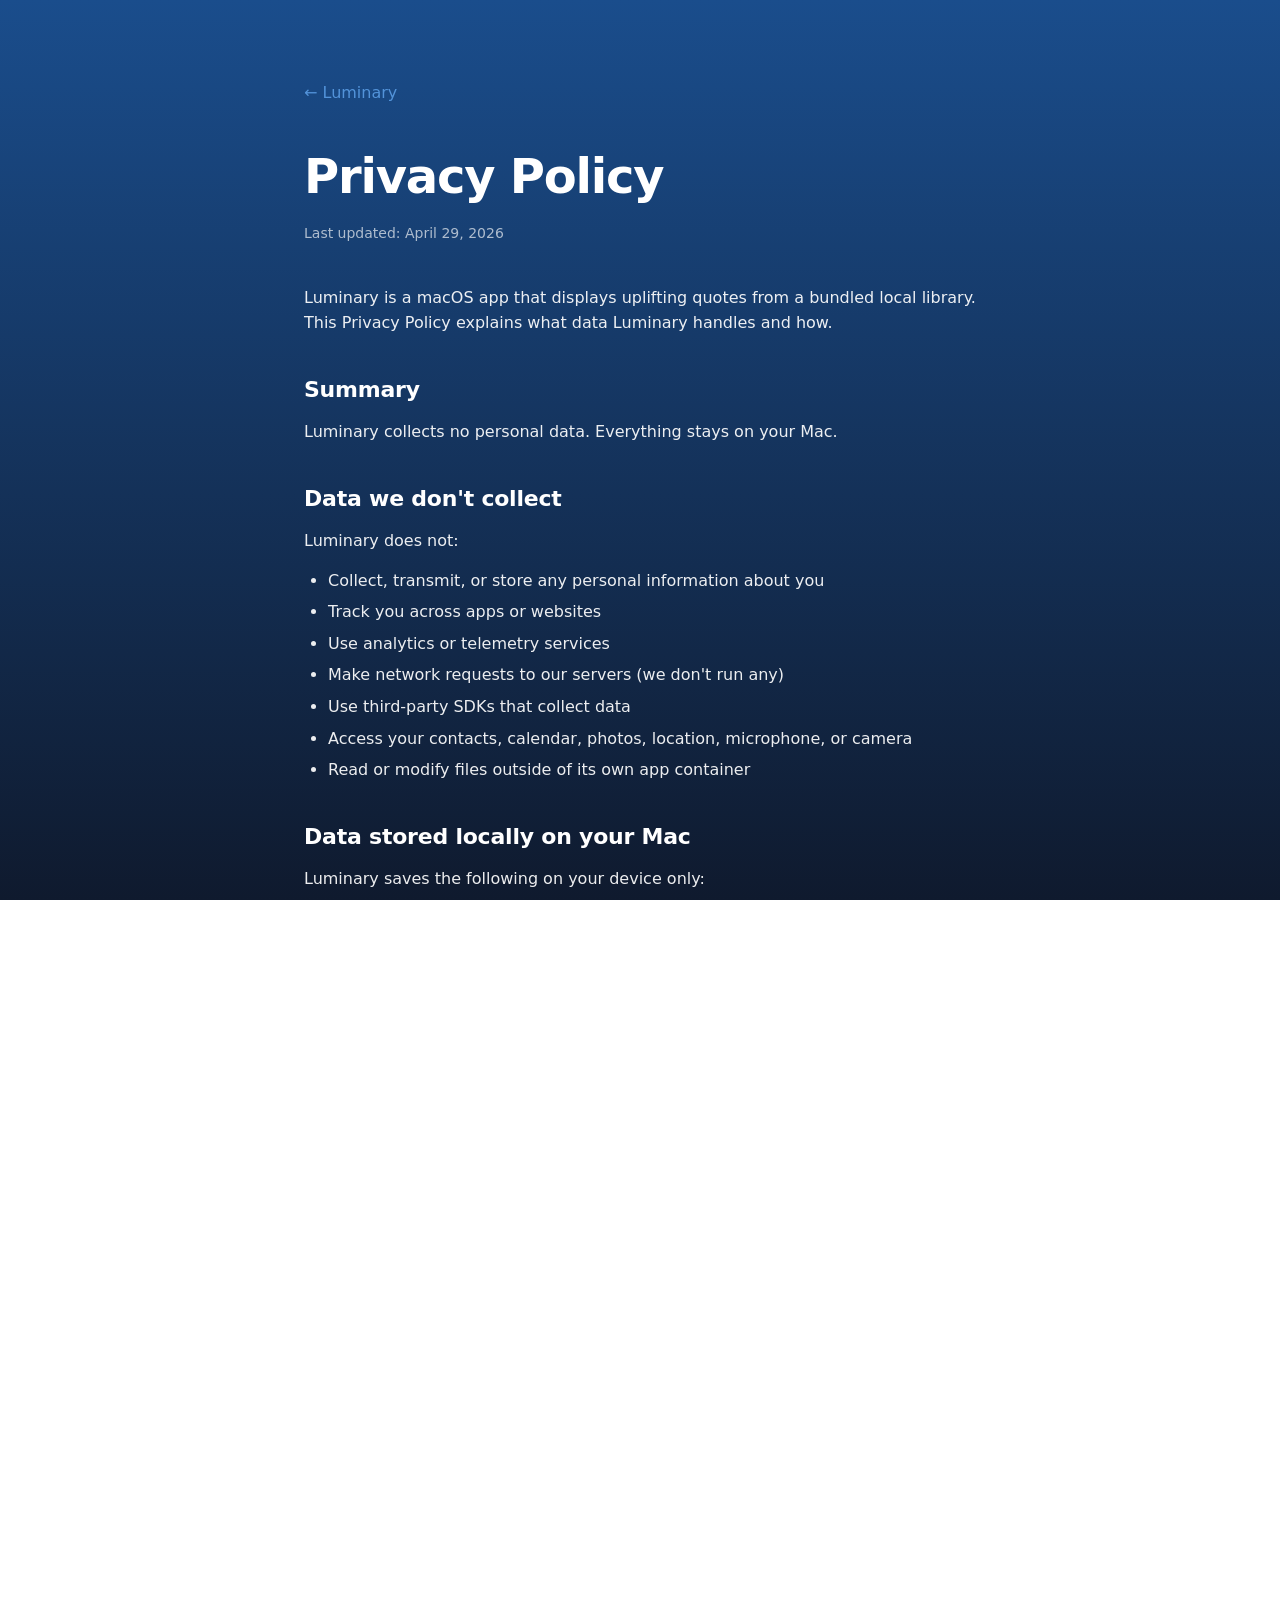
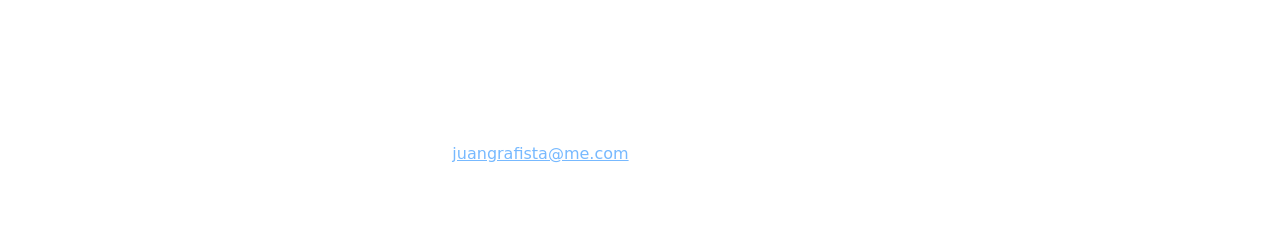
<file: privacy/index.html>
<!DOCTYPE html>
<html lang="en">
<head>
  <meta charset="UTF-8">
  <meta name="viewport" content="width=device-width, initial-scale=1.0">
  <title>Privacy Policy — Luminary</title>
  <meta name="description" content="Luminary's privacy policy. Luminary collects no personal data — everything stays on your Mac.">
  <link rel="stylesheet" href="../styles.css">
</head>
<body>
  <article class="prose">
    <a class="home-link" href="https://juangrafista.github.io/luminary-site/">← Luminary</a>

    <h1>Privacy Policy</h1>
    <p class="meta">Last updated: April 29, 2026</p>

    <p>Luminary is a macOS app that displays uplifting quotes from a bundled local library. This Privacy Policy explains what data Luminary handles and how.</p>

    <h2>Summary</h2>
    <p>Luminary collects no personal data. Everything stays on your Mac.</p>

    <h2>Data we don't collect</h2>
    <p>Luminary does not:</p>
    <ul>
      <li>Collect, transmit, or store any personal information about you</li>
      <li>Track you across apps or websites</li>
      <li>Use analytics or telemetry services</li>
      <li>Make network requests to our servers (we don't run any)</li>
      <li>Use third-party SDKs that collect data</li>
      <li>Access your contacts, calendar, photos, location, microphone, or camera</li>
      <li>Read or modify files outside of its own app container</li>
    </ul>

    <h2>Data stored locally on your Mac</h2>
    <p>Luminary saves the following on your device only:</p>
    <ul>
      <li><strong>Your saved and personal quotes</strong> — stored locally via Apple's SwiftData framework</li>
      <li><strong>Your preferences</strong> — quote source, notification frequency, onboarding completion state</li>
      <li><strong>Your Pro purchase status</strong> — cached locally in macOS UserDefaults to remember that you've unlocked Luminary Pro</li>
    </ul>
    <p>This data never leaves your Mac. It is not synced, uploaded, or shared with us or anyone else.</p>

    <h2>In-app purchases</h2>
    <p>Luminary offers a one-time "Luminary Pro" in-app purchase that unlocks additional quote collections, notification frequencies, and unlimited saves. In-app purchases are processed entirely by Apple. We never see your payment details, Apple ID, or any other account information.</p>
    <p>When you tap "Restore Purchases", Luminary asks Apple's StoreKit framework for your purchase history for this app. Apple, not Luminary, performs that lookup.</p>

    <h2>Children's privacy</h2>
    <p>Luminary does not knowingly collect any data from anyone, including children under 13.</p>

    <h2>Changes to this policy</h2>
    <p>If this policy ever changes, the updated version will be posted at this URL. Changes will be reflected by the "Last updated" date at the top of this page.</p>

    <h2>Contact</h2>
    <p>Questions? Email: <a href="mailto:juangrafista@me.com">juangrafista@me.com</a></p>
  </article>
</body>
</html>
</file>
<file: styles.css>
* { box-sizing: border-box; margin: 0; padding: 0; }

/* Reveal animations */
.reveal {
  opacity: 0;
  transform: translateY(24px);
  transition: opacity 0.8s cubic-bezier(0.22, 1, 0.36, 1),
              transform 0.8s cubic-bezier(0.22, 1, 0.36, 1);
  transition-delay: var(--reveal-delay, 0ms);
  will-change: opacity, transform;
}
.reveal.in,
.reveal.reveal-now {
  opacity: 1;
  transform: none;
}
.feature.reveal { transform: translateY(16px); }
.hero-video-wrap.reveal { transform: translateY(32px) scale(0.98); }
.hero-video-wrap.reveal.in,
.hero-video-wrap.reveal.reveal-now { transform: none; }

@media (prefers-reduced-motion: reduce) {
  .reveal {
    opacity: 1 !important;
    transform: none !important;
    transition: none !important;
  }
}


html { scroll-behavior: smooth; }

body {
  font-family: -apple-system, BlinkMacSystemFont, "SF Pro Display", "SF Pro Text", "Segoe UI", system-ui, sans-serif;
  background: linear-gradient(180deg, #1a4d8c 0%, #0f1a2e 100%);
  background-attachment: fixed;
  color: #fff;
  line-height: 1.6;
  min-height: 100vh;
  -webkit-font-smoothing: antialiased;
}

a { color: inherit; }

.container { max-width: 960px; margin: 0 auto; padding: 0 24px; }

/* Hero */
.hero { text-align: center; padding: 96px 0 48px; }
.hero h1 {
  font-size: clamp(56px, 9vw, 112px);
  font-weight: 800;
  letter-spacing: -0.03em;
  line-height: 1;
  margin-bottom: 20px;
}
.hero .tagline {
  font-size: clamp(20px, 2.5vw, 26px);
  opacity: 0.85;
  font-weight: 400;
  max-width: 640px;
  margin: 0 auto;
}
.hero-image {
  margin: 56px auto 0;
  width: 100%;
  max-width: 880px;
  height: auto;
  display: block;
  border-radius: 18px;
  box-shadow: 0 30px 80px rgba(0, 0, 0, 0.5);
}
.hero-video-wrap {
  margin: 56px auto 0;
  width: 100%;
  max-width: 880px;
  border-radius: 18px;
  overflow: hidden;
  box-shadow: 0 30px 80px rgba(0, 0, 0, 0.5);
  -webkit-mask-image: -webkit-radial-gradient(white, black);
}
.hero-video {
  display: block;
  width: 100%;
  height: auto;
}

/* Sections */
.section {
  padding: 96px 0;
  border-top: 1px solid rgba(255, 255, 255, 0.08);
}
.section h2 {
  font-size: clamp(36px, 5vw, 54px);
  font-weight: 700;
  letter-spacing: -0.025em;
  margin-bottom: 14px;
  line-height: 1.1;
}
.section .subtitle {
  font-size: clamp(17px, 2vw, 20px);
  opacity: 0.8;
  max-width: 580px;
  margin-bottom: 40px;
}
.section img {
  width: 100%;
  border-radius: 14px;
  box-shadow: 0 24px 60px rgba(0, 0, 0, 0.4);
  margin-top: 16px;
}
.features-grid + img { margin-top: 48px; }

/* Feature grid */
.features-grid {
  display: grid;
  grid-template-columns: repeat(2, 1fr);
  gap: 16px;
}
@media (max-width: 720px) {
  .features-grid { grid-template-columns: 1fr; }
}
.feature {
  background: rgba(255, 255, 255, 0.05);
  border: 1px solid rgba(255, 255, 255, 0.08);
  border-radius: 14px;
  padding: 22px 26px;
  transition: background 0.18s, border-color 0.18s;
}
.feature:hover {
  background: rgba(255, 255, 255, 0.07);
  border-color: rgba(255, 255, 255, 0.15);
}
.feature h3 { font-size: 18px; font-weight: 600; margin-bottom: 4px; }
.feature p { font-size: 15px; opacity: 0.75; line-height: 1.5; }

/* CTA */
.cta { text-align: center; padding: 96px 0 48px; border-top: 1px solid rgba(255, 255, 255, 0.08); }
.cta h2 { font-size: clamp(36px, 5vw, 54px); margin-bottom: 18px; letter-spacing: -0.025em; }
.cta .price { font-size: 22px; opacity: 0.9; margin-bottom: 6px; font-weight: 500; }
.cta .free-info { font-size: 16px; opacity: 0.65; margin-bottom: 36px; max-width: 480px; margin-left: auto; margin-right: auto; }

.badge-link {
  display: inline-block;
  background: #007AFF;
  color: #fff;
  padding: 16px 32px;
  border-radius: 14px;
  text-decoration: none;
  font-weight: 600;
  font-size: 17px;
  transition: background 0.18s, transform 0.12s;
  box-shadow: 0 8px 24px rgba(0, 122, 255, 0.35);
}
.badge-link:hover { background: #0066d6; transform: translateY(-1px); }
.badge-link.disabled {
  background: rgba(255, 255, 255, 0.1);
  cursor: default;
  box-shadow: none;
}
.badge-link.disabled:hover { background: rgba(255, 255, 255, 0.1); transform: none; }

/* Mobile → Mac handoff */
.mac-handoff { max-width: 460px; margin: 0 auto; }
.mac-handoff .handoff-note {
  font-size: 16px;
  opacity: 0.8;
  line-height: 1.55;
  margin-bottom: 24px;
}
.handoff-actions {
  display: flex;
  gap: 12px;
  justify-content: center;
  align-items: center;
  flex-wrap: wrap;
}
.handoff-btn { border: none; cursor: pointer; font-family: inherit; }
.handoff-btn.copied { background: #34C759; box-shadow: 0 8px 24px rgba(52, 199, 89, 0.35); }
.handoff-link {
  color: rgba(255, 255, 255, 0.85);
  text-decoration: none;
  font-weight: 500;
  font-size: 16px;
  padding: 16px 8px;
}
.handoff-link:hover { text-decoration: underline; }

/* Footer */
footer {
  text-align: center;
  padding: 32px 0 56px;
  opacity: 0.55;
  font-size: 14px;
  border-top: 1px solid rgba(255, 255, 255, 0.05);
  margin-top: 24px;
}
footer a { color: rgba(255, 255, 255, 0.85); margin: 0 8px; text-decoration: none; }
footer a:hover { text-decoration: underline; }

/* Privacy/long-form pages */
.prose { max-width: 720px; margin: 0 auto; padding: 80px 24px 64px; }
.prose h1 { font-size: clamp(36px, 5vw, 48px); font-weight: 700; letter-spacing: -0.025em; margin-bottom: 8px; }
.prose .meta { opacity: 0.65; margin-bottom: 40px; font-size: 14px; }
.prose h2 { font-size: 22px; font-weight: 600; margin-top: 36px; margin-bottom: 12px; letter-spacing: -0.01em; }
.prose p { margin-bottom: 14px; opacity: 0.92; font-size: 16px; }
.prose ul { margin: 12px 0 16px 24px; }
.prose li { margin-bottom: 6px; opacity: 0.92; }
.prose a { color: #6cb4ff; text-decoration: underline; }
.prose .home-link { display: inline-block; margin-bottom: 32px; opacity: 0.7; text-decoration: none; }
.prose .home-link:hover { opacity: 1; }

/* Press kit */
.press .press-header { margin-bottom: 32px; }
.press .press-header h1 { margin-bottom: 6px; }
.press .press-tagline { font-size: 20px; opacity: 0.8; }

.press .press-hero {
  border-radius: 18px;
  overflow: hidden;
  box-shadow: 0 24px 60px rgba(0, 0, 0, 0.45);
  margin: 32px 0 44px;
  -webkit-mask-image: -webkit-radial-gradient(white, black);
}
.press .press-hero video { display: block; width: 100%; height: auto; }

.press-facts {
  display: grid;
  grid-template-columns: repeat(2, 1fr);
  gap: 12px;
  padding: 22px;
  background: rgba(255, 255, 255, 0.05);
  border: 1px solid rgba(255, 255, 255, 0.08);
  border-radius: 14px;
  margin-bottom: 36px;
}
.press-facts > div { display: flex; flex-direction: column; gap: 2px; }
.press-facts span { font-size: 12px; text-transform: uppercase; letter-spacing: 0.06em; opacity: 0.55; }
.press-facts strong { font-weight: 500; font-size: 15px; }
.press-facts a { color: #6cb4ff; text-decoration: none; }
.press-facts a:hover { text-decoration: underline; }
@media (max-width: 560px) { .press-facts { grid-template-columns: 1fr; } }

.press-shots {
  display: grid;
  grid-template-columns: repeat(2, 1fr);
  gap: 12px;
  margin: 16px 0 24px;
}
.press-shots img {
  width: 100%;
  height: auto;
  display: block;
  border-radius: 10px;
  box-shadow: 0 12px 30px rgba(0, 0, 0, 0.35);
  transition: transform 0.18s;
}
.press-shots a:hover img { transform: translateY(-2px); }
@media (max-width: 560px) { .press-shots { grid-template-columns: 1fr; } }

.press .press-links { font-size: 14px; opacity: 0.7; margin-top: -4px; margin-bottom: 24px; }
.press .press-links a { color: #6cb4ff; text-decoration: none; }
.press .press-links a:hover { text-decoration: underline; }

.press .blurb {
  border-left: 3px solid rgba(108, 180, 255, 0.6);
  padding: 4px 0 4px 16px;
  font-style: italic;
  opacity: 0.92;
  margin-bottom: 14px;
}
</file>
